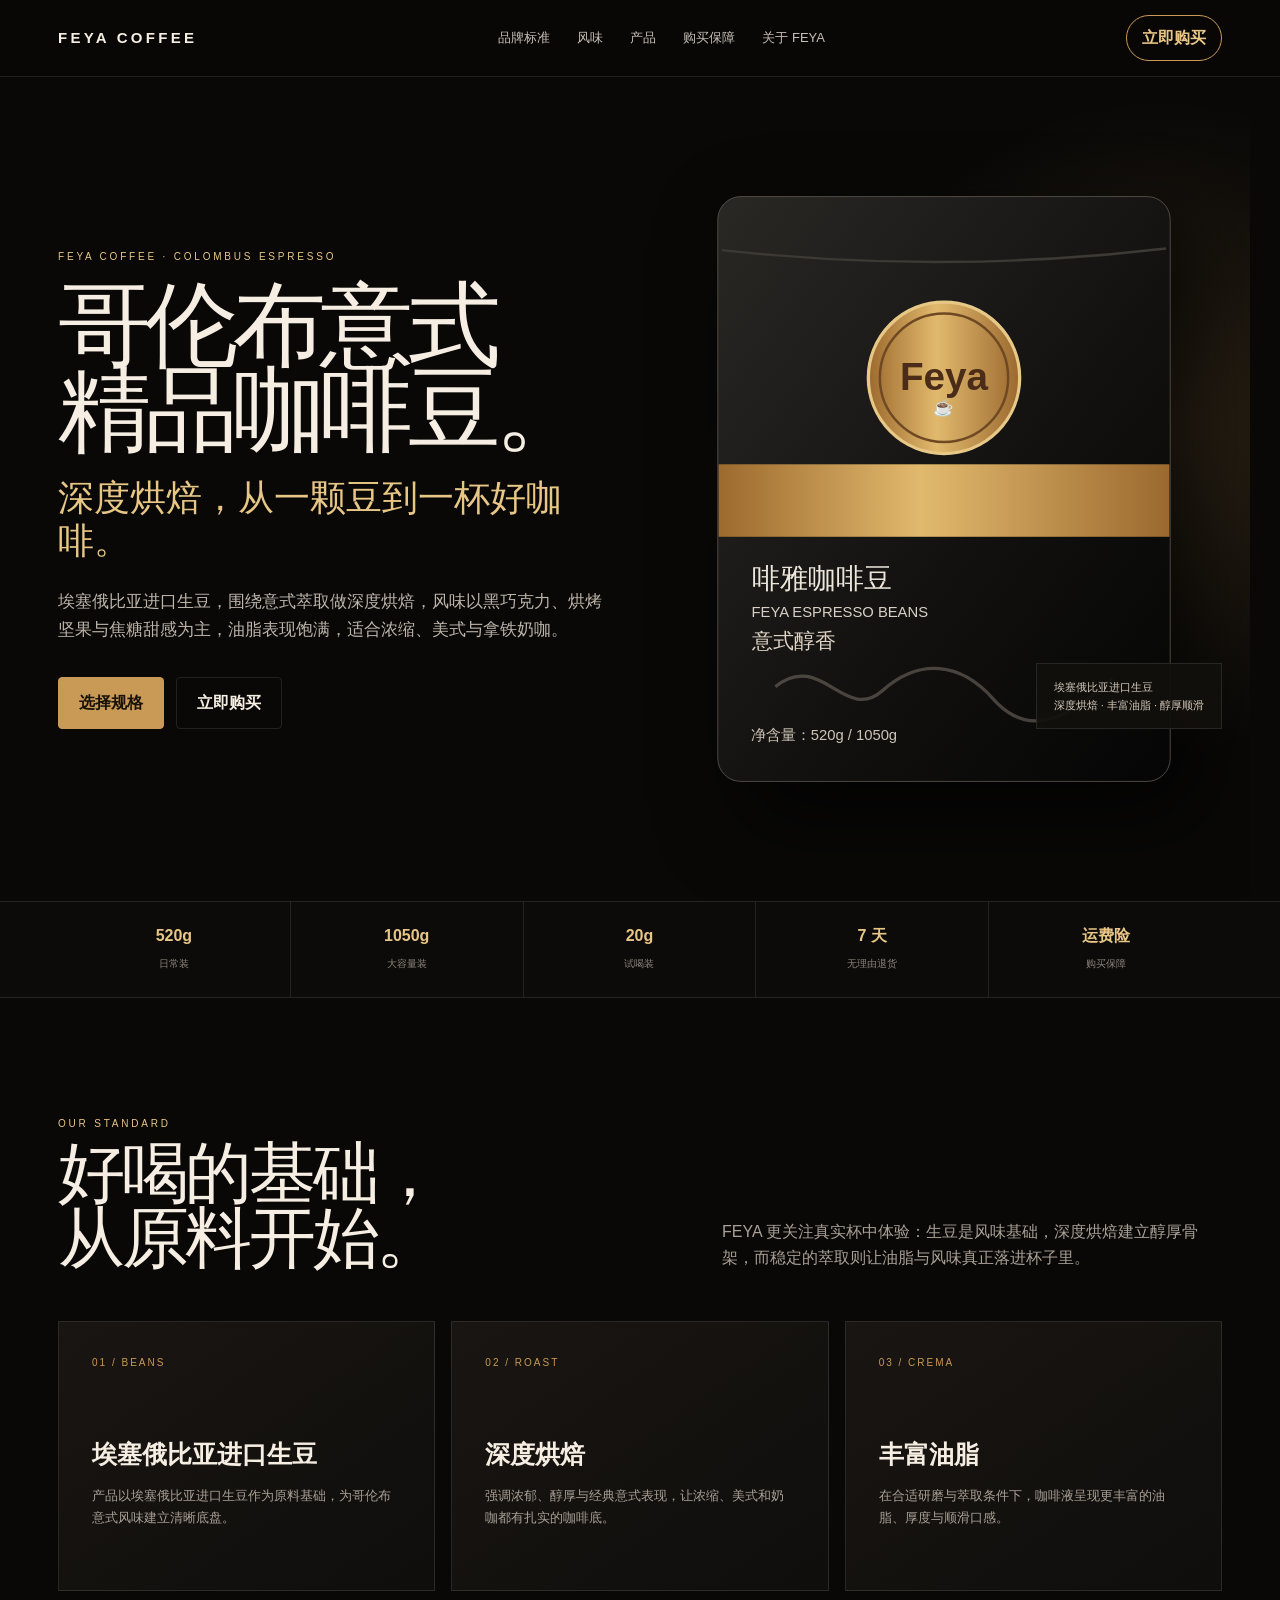
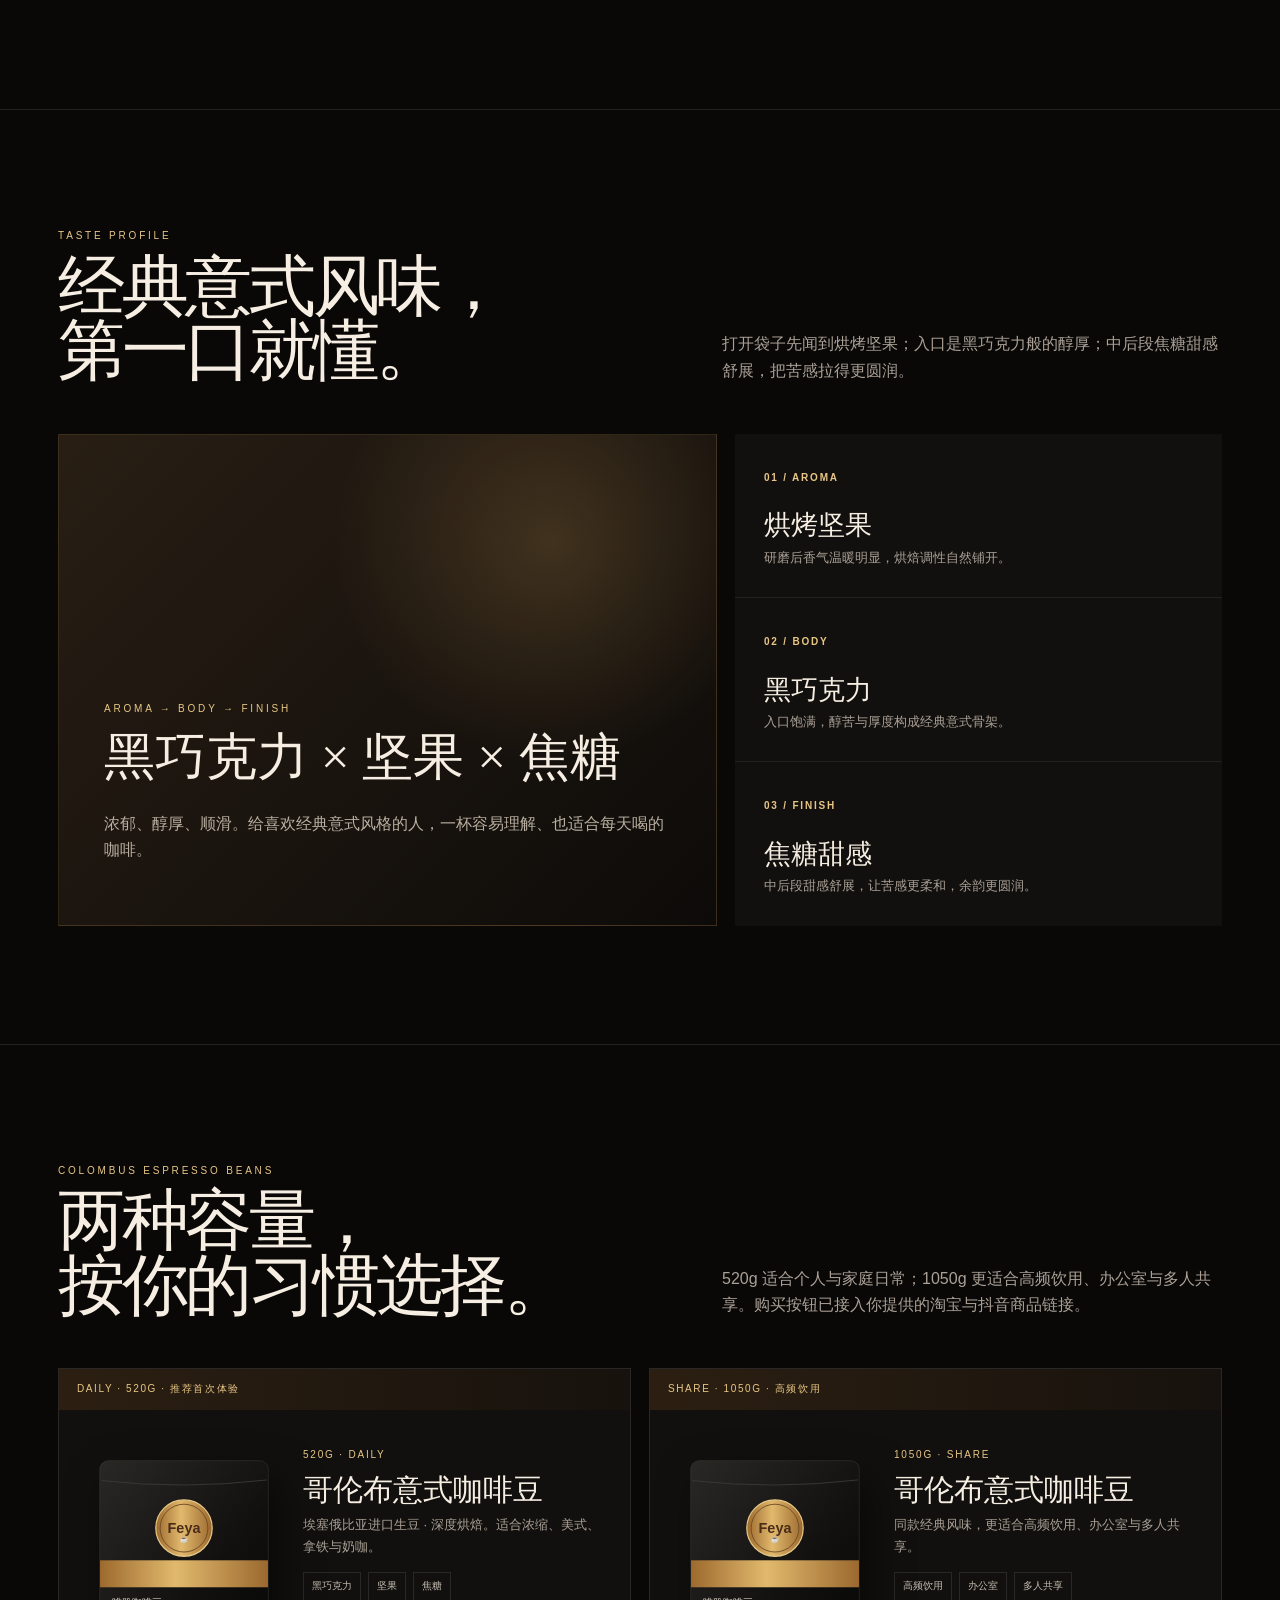
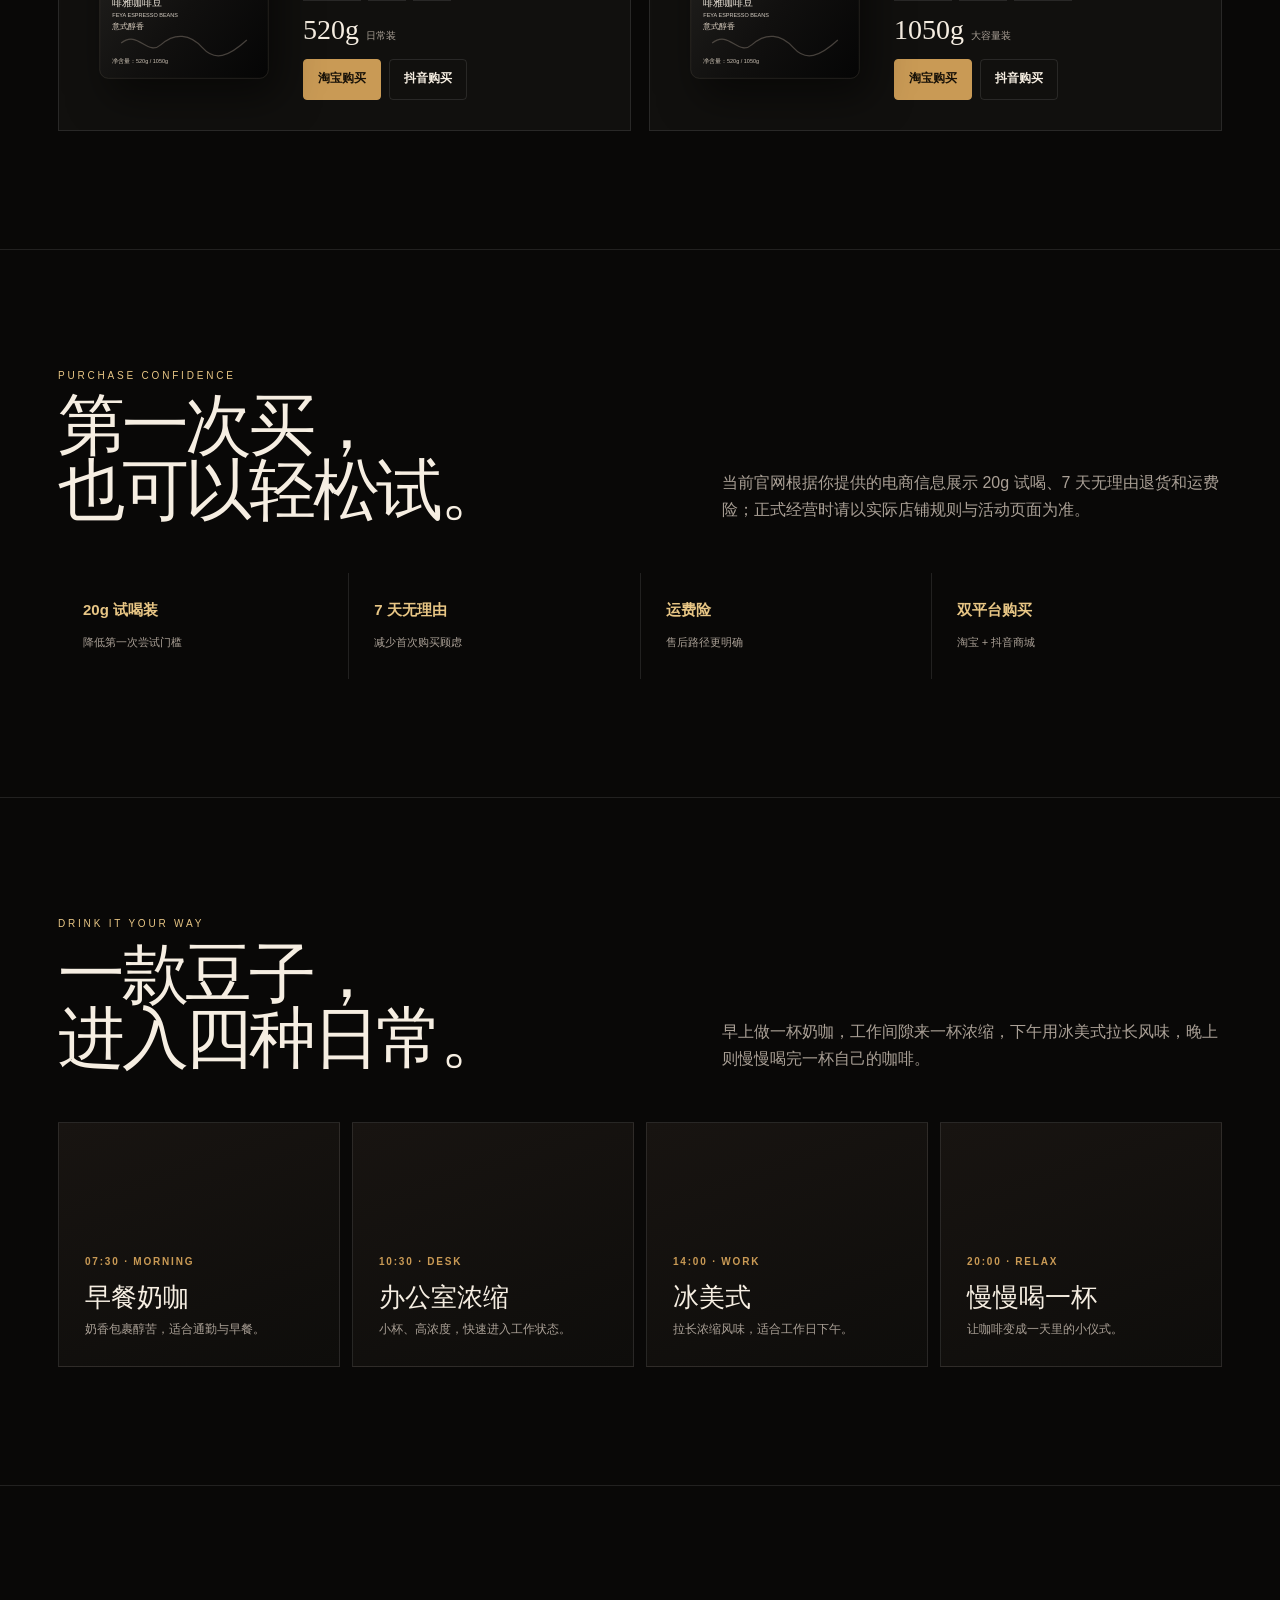
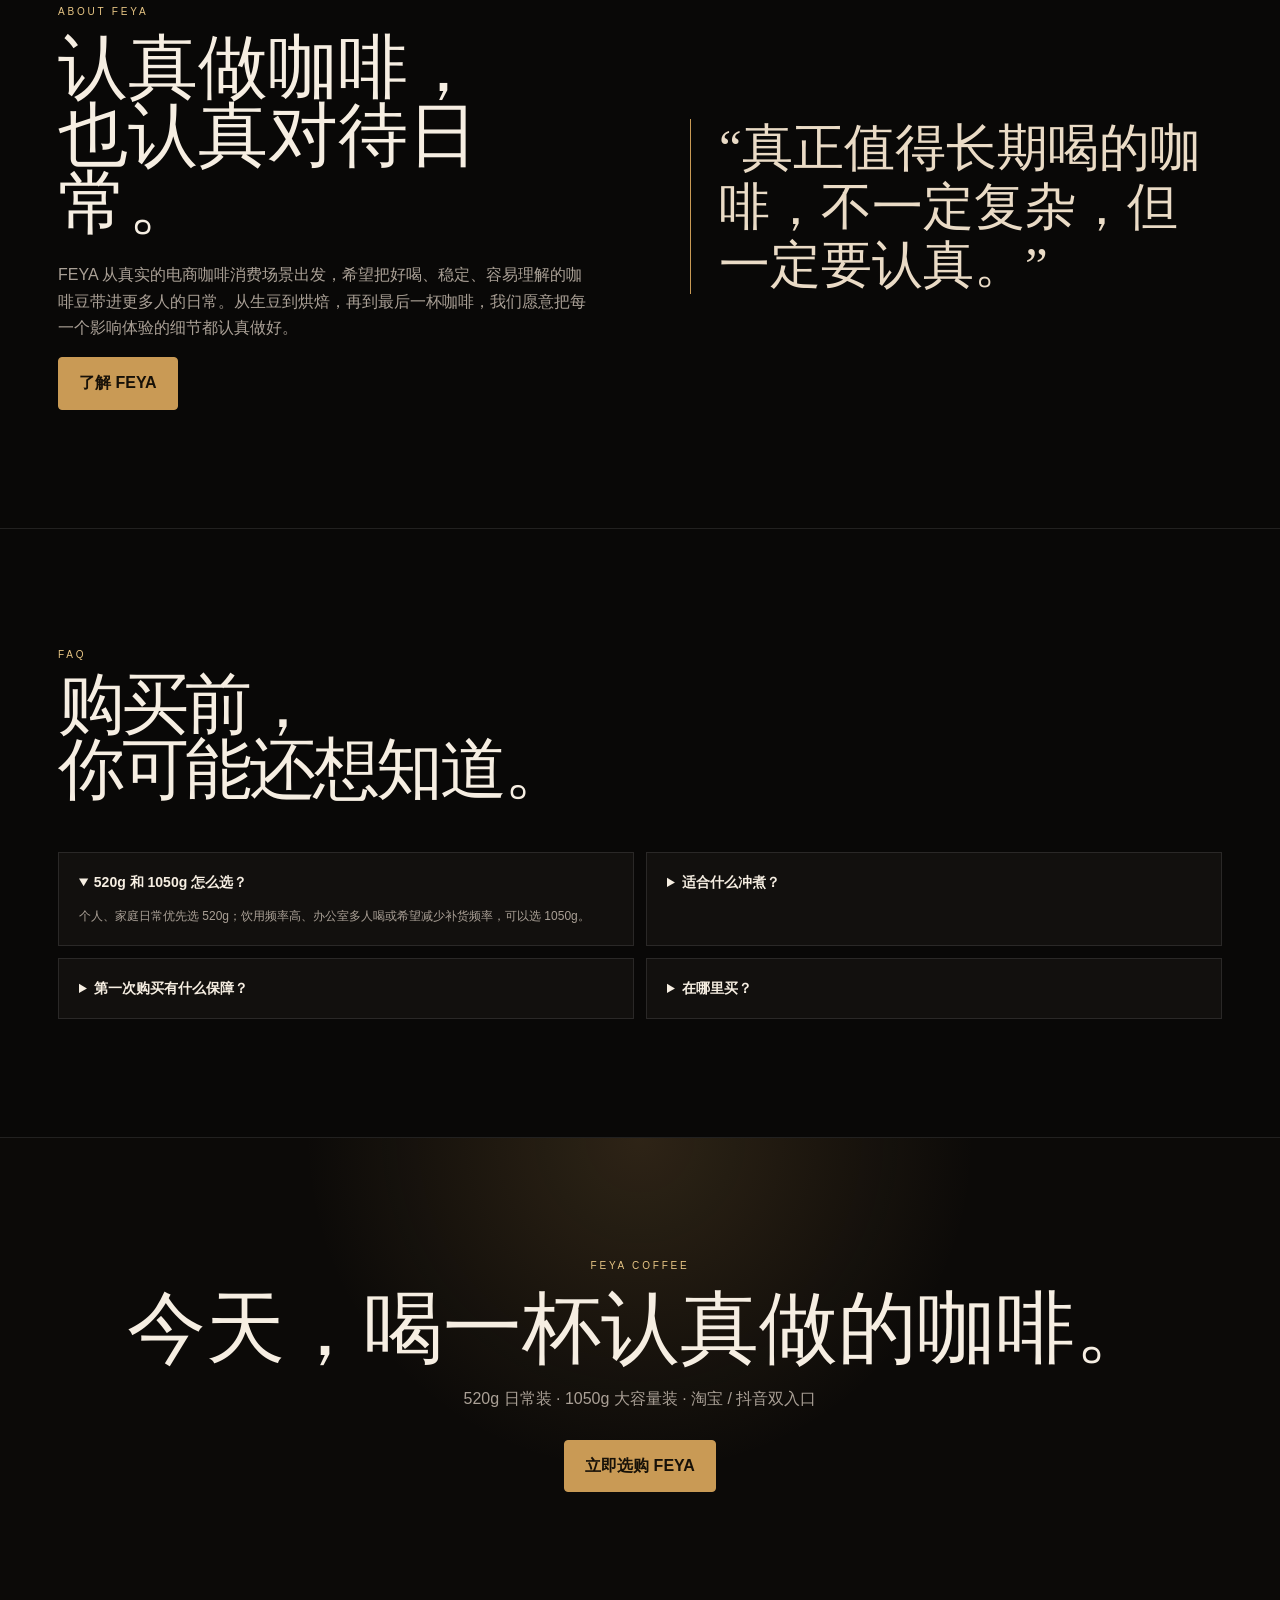
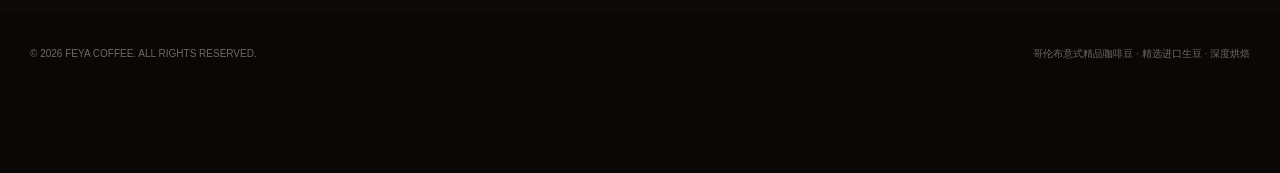
<file: index.html>
<!doctype html>
<html lang="zh-CN"><head>
<meta charset="utf-8"><meta name="viewport" content="width=device-width,initial-scale=1">
<meta name="description" content="FEYA COFFEE｜哥伦布意式精品咖啡豆。埃塞俄比亚进口生豆，深度烘焙，黑巧克力、烘烤坚果与焦糖甜感。520g / 1050g。">
<title>FEYA COFFEE｜哥伦布意式精品咖啡豆</title>
<style>
:root{--bg:#090807;--panel:#12100e;--gold:#c99a55;--gold2:#e8c685;--paper:#f6eee2;--muted:#aaa096;--line:rgba(255,255,255,.1);--max:1220px;--serif:Georgia,"Noto Serif SC","Songti SC",serif;--sans:Inter,"PingFang SC","Microsoft YaHei",Arial,sans-serif}*{box-sizing:border-box}html{scroll-behavior:smooth}body{margin:0;background:var(--bg);color:var(--paper);font-family:var(--sans);line-height:1.65}a{text-decoration:none;color:inherit}button{font:inherit}.shell{max-width:var(--max);margin:auto;padding:0 28px}.top{position:sticky;top:0;z-index:60;background:rgba(9,8,7,.9);backdrop-filter:blur(16px);border-bottom:1px solid var(--line)}.nav{height:76px;display:flex;align-items:center;justify-content:space-between}.logo{font-weight:800;letter-spacing:.22em;font-size:15px}.links{display:flex;gap:27px;color:#c8c0b6;font-size:13px}.links a:hover{color:var(--gold2)}.navbtn,.btn{display:inline-flex;align-items:center;justify-content:center;border:1px solid var(--gold);background:var(--gold);color:#171108;padding:12px 20px;border-radius:4px;font-weight:800;cursor:pointer;transition:.25s}.navbtn{padding:9px 15px;border-radius:999px;background:transparent;color:var(--gold2)}.btn:hover{background:var(--gold2);transform:translateY(-2px)}.alt{background:transparent;color:var(--paper);border-color:var(--line)}.hero{min-height:calc(100vh - 76px);display:grid;grid-template-columns:1fr 1fr;align-items:center;gap:50px;position:relative;overflow:hidden}.hero:before{content:"";position:absolute;width:680px;height:680px;right:-250px;top:10px;background:radial-gradient(circle,rgba(201,154,85,.18),transparent 68%);pointer-events:none}.eyebrow{font-size:10px;letter-spacing:.28em;color:var(--gold2);text-transform:uppercase}.hero h1{font:400 clamp(55px,7.3vw,103px)/.91 var(--serif);letter-spacing:-.06em;margin:18px 0 25px}.hero h1 em{display:block;font:400 .38em/1.2 var(--sans);color:var(--gold2);letter-spacing:0;margin-top:24px}.lead{max-width:615px;color:#bdb4aa;font-size:17px}.actions{display:flex;gap:12px;flex-wrap:wrap;margin-top:33px}.visual{min-height:650px;display:grid;place-items:center;position:relative}.visual:after{content:"";position:absolute;width:530px;height:530px;background:radial-gradient(circle,rgba(201,154,85,.15),transparent 65%)}.visual img{width:min(510px,89vw);position:relative;z-index:2;filter:drop-shadow(28px 35px 42px rgba(0,0,0,.65));animation:float 6s ease-in-out infinite}@keyframes float{50%{transform:translateY(-10px) rotate(1deg)}}.badge{position:absolute;right:0;bottom:85px;z-index:3;padding:14px 17px;background:rgba(18,16,13,.92);border:1px solid var(--line);font-size:11px;color:#d4c9bb}.trust{border-top:1px solid var(--line);border-bottom:1px solid var(--line);background:#0d0b09}.trustgrid{display:grid;grid-template-columns:repeat(5,1fr)}.trustitem{text-align:center;padding:21px 10px;border-right:1px solid var(--line)}.trustitem:last-child{border-right:0}.trustitem b{display:block;color:var(--gold2);font-size:16px}.trustitem span{font-size:10px;color:#8b847c}.section{padding:118px 0;border-bottom:1px solid var(--line)}.head{display:flex;justify-content:space-between;align-items:end;gap:50px;margin-bottom:50px}.head h2{font:400 clamp(42px,5.2vw,71px)/.97 var(--serif);letter-spacing:-.05em;margin:10px 0 0}.head p{max-width:500px;color:var(--muted);margin:0}.cards{display:grid;grid-template-columns:repeat(3,1fr);gap:16px}.card{min-height:270px;padding:33px;background:linear-gradient(145deg,#191512,#0f0e0c);border:1px solid var(--line);transition:.25s}.card:hover{transform:translateY(-4px);border-color:rgba(201,154,85,.45)}.num{color:var(--gold);font-size:10px;letter-spacing:.2em}.card h3{font-size:25px;margin:62px 0 10px}.card p{font-size:13px;color:var(--muted);margin:0}.flavors{display:grid;grid-template-columns:1.15fr .85fr;gap:18px}.flavormain{min-height:480px;padding:45px;display:flex;flex-direction:column;justify-content:end;background:radial-gradient(circle at 75% 22%,rgba(201,154,85,.22),transparent 35%),linear-gradient(135deg,#281e14,#0d0b09);border:1px solid rgba(201,154,85,.18)}.flavormain h3{font:400 clamp(36px,4vw,59px)/1 var(--serif);margin:13px 0}.flavormain p{color:#b9afa1}.flavorlist{display:grid;gap:1px;background:var(--line)}.flavoritem{background:var(--panel);padding:29px}.flavoritem b{font-size:10px;letter-spacing:.18em;color:var(--gold2)}.flavoritem h4{font:400 27px/1.2 var(--serif);margin:20px 0 5px}.flavoritem p{font-size:13px;color:var(--muted);margin:0}.offers{display:grid;grid-template-columns:1fr 1fr;gap:18px}.offer{background:#11100e;border:1px solid var(--line);overflow:hidden}.offer-top{padding:12px 18px;background:linear-gradient(90deg,#2c1f12,#17120d);color:var(--gold2);font-size:10px;letter-spacing:.16em}.offer-body{display:grid;grid-template-columns:190px 1fr;gap:24px;align-items:center;padding:30px}.offer-body img{width:100%;filter:drop-shadow(10px 18px 20px rgba(0,0,0,.5))}.weight{color:var(--gold2);font-size:10px;letter-spacing:.18em}.offer h3{font:400 30px/1.2 var(--serif);margin:6px 0}.offer p{font-size:13px;color:var(--muted);margin:0}.tags{display:flex;gap:7px;flex-wrap:wrap;margin:15px 0}.tag{font-size:10px;color:#c5bbb0;border:1px solid var(--line);padding:5px 8px}.price{font:400 28px/1 var(--serif);margin:15px 0}.price small{font:400 10px var(--sans);color:var(--muted)}.buyrow{display:flex;gap:8px;flex-wrap:wrap}.buyrow .btn{min-height:41px;padding:0 14px;font-size:12px}.assure{display:grid;grid-template-columns:repeat(4,1fr);gap:1px;background:var(--line);margin-top:20px}.assureitem{background:var(--bg);padding:25px}.assureitem b{display:block;color:var(--gold2);font-size:15px;margin-bottom:5px}.assureitem span{font-size:11px;color:var(--muted)}.scenarios{display:grid;grid-template-columns:repeat(4,1fr);gap:12px}.scenario{min-height:245px;padding:26px;background:linear-gradient(160deg,#181411,#0e0d0b);border:1px solid var(--line);display:flex;flex-direction:column;justify-content:end}.scenario b{font-size:10px;letter-spacing:.18em;color:var(--gold)}.scenario h3{font:400 26px/1.2 var(--serif);margin:11px 0 7px}.scenario p{font-size:12px;color:var(--muted);margin:0}.story{display:grid;grid-template-columns:1fr 1fr;gap:100px;align-items:center}.story h2{font:400 clamp(44px,5.5vw,75px)/.96 var(--serif);margin:14px 0 25px}.story p{max-width:570px;color:var(--muted)}.quote{font:400 clamp(31px,4vw,54px)/1.14 var(--serif);color:#eadbc6;border-left:1px solid var(--gold);padding-left:28px}.faq{display:grid;grid-template-columns:1fr 1fr;gap:12px}.faq details{background:#12100e;border:1px solid var(--line);padding:18px 20px}.faq summary{cursor:pointer;font-weight:700;font-size:14px}.faq p{font-size:12px;color:var(--muted);margin:13px 0 0}.cta{padding:120px 0;text-align:center;background:radial-gradient(circle at 50% 0,rgba(201,154,85,.18),transparent 42%),#0c0a08}.cta h2{font:400 clamp(48px,6.2vw,84px)/.98 var(--serif);margin:15px 0 18px}.cta p{color:var(--muted);margin:0 auto 28px}.footer{padding:34px 0 110px;display:flex;justify-content:space-between;color:#706962;font-size:10px}.mobile{display:none}.modal{position:fixed;inset:0;background:rgba(0,0,0,.8);backdrop-filter:blur(10px);display:none;align-items:center;justify-content:center;z-index:100}.modal.show{display:flex}.modalbox{width:min(560px,92vw);padding:35px;background:#16120f;border:1px solid rgba(201,154,85,.4)}.modalbox h3{font:400 34px/1.2 var(--serif);margin:0 0 8px}.modalbox p{font-size:12px;color:var(--muted);margin:0}.platforms{display:grid;grid-template-columns:1fr 1fr;gap:10px;margin-top:23px}.platform{padding:18px;background:#0f0e0c;border:1px solid var(--line);text-align:left}.platform:hover{border-color:var(--gold)}.platform strong{display:block;margin-bottom:5px}.platform span{font-size:10px;color:var(--muted)}.close{margin-top:16px;border:0;background:transparent;color:#888;cursor:pointer}@media(max-width:900px){.links{display:none}.hero,.story,.flavors{grid-template-columns:1fr}.hero{padding-top:55px}.visual{min-height:500px}.trustgrid,.cards,.offers,.scenarios,.assure,.faq{grid-template-columns:1fr 1fr}.head{display:block}.head p{margin-top:18px}.section{padding:85px 0}.offer-body{grid-template-columns:135px 1fr}.mobile{display:block;position:fixed;left:14px;right:14px;bottom:14px;z-index:80}.mobile .btn{width:100%;box-shadow:0 12px 32px rgba(0,0,0,.55)}.footer{padding-bottom:110px}}@media(max-width:560px){.shell{padding:0 18px}.nav{height:68px}.logo{font-size:13px}.navbtn{font-size:10px;padding:8px 12px}.hero h1{font-size:55px}.visual{min-height:420px}.trustgrid,.cards,.offers,.scenarios,.assure,.faq{grid-template-columns:1fr}.trustitem{border-right:0;border-bottom:1px solid var(--line)}.trustitem:last-child{border-bottom:0}.offer-body{grid-template-columns:1fr}.offer-body img{max-width:190px;margin:auto}.buyrow{flex-direction:column}.buyrow .btn{width:100%}.flavormain{min-height:380px;padding:30px}.head h2{font-size:42px}.platforms{grid-template-columns:1fr}.footer{display:block}.footer span{display:block;margin-bottom:8px}}
</style></head>
<body>
<header class="top"><div class="shell nav"><a class="logo" href="#top">FEYA COFFEE</a><nav class="links"><a href="#standard">品牌标准</a><a href="#flavor">风味</a><a href="#products">产品</a><a href="#service">购买保障</a><a href="#story">关于 FEYA</a></nav><button class="navbtn" onclick="openBuy()">立即购买</button></div></header>
<main id="top">
<section class="shell hero"><div><div class="eyebrow">FEYA COFFEE · COLOMBUS ESPRESSO</div><h1>哥伦布意式<br>精品咖啡豆。<em>深度烘焙，从一颗豆到一杯好咖啡。</em></h1><p class="lead">埃塞俄比亚进口生豆，围绕意式萃取做深度烘焙，风味以黑巧克力、烘烤坚果与焦糖甜感为主，油脂表现饱满，适合浓缩、美式与拿铁奶咖。</p><div class="actions"><a class="btn" href="#products">选择规格</a><button class="btn alt" onclick="openBuy()">立即购买</button></div></div><div class="visual"><img src="assets/feya-bag.svg" alt="FEYA 哥伦布意式精品咖啡豆"><div class="badge">埃塞俄比亚进口生豆<br>深度烘焙 · 丰富油脂 · 醇厚顺滑</div></div></section>
<section class="trust"><div class="shell trustgrid"><div class="trustitem"><b>520g</b><span>日常装</span></div><div class="trustitem"><b>1050g</b><span>大容量装</span></div><div class="trustitem"><b>20g</b><span>试喝装</span></div><div class="trustitem"><b>7 天</b><span>无理由退货</span></div><div class="trustitem"><b>运费险</b><span>购买保障</span></div></div></section>
<section class="section" id="standard"><div class="shell"><div class="head"><div><div class="eyebrow">OUR STANDARD</div><h2>好喝的基础，<br>从原料开始。</h2></div><p>FEYA 更关注真实杯中体验：生豆是风味基础，深度烘焙建立醇厚骨架，而稳定的萃取则让油脂与风味真正落进杯子里。</p></div><div class="cards"><article class="card"><div class="num">01 / BEANS</div><h3>埃塞俄比亚进口生豆</h3><p>产品以埃塞俄比亚进口生豆作为原料基础，为哥伦布意式风味建立清晰底盘。</p></article><article class="card"><div class="num">02 / ROAST</div><h3>深度烘焙</h3><p>强调浓郁、醇厚与经典意式表现，让浓缩、美式和奶咖都有扎实的咖啡底。</p></article><article class="card"><div class="num">03 / CREMA</div><h3>丰富油脂</h3><p>在合适研磨与萃取条件下，咖啡液呈现更丰富的油脂、厚度与顺滑口感。</p></article></div></div></section>
<section class="section" id="flavor"><div class="shell"><div class="head"><div><div class="eyebrow">TASTE PROFILE</div><h2>经典意式风味，<br>第一口就懂。</h2></div><p>打开袋子先闻到烘烤坚果；入口是黑巧克力般的醇厚；中后段焦糖甜感舒展，把苦感拉得更圆润。</p></div><div class="flavors"><div class="flavormain"><div class="eyebrow">AROMA → BODY → FINISH</div><h3>黑巧克力 × 坚果 × 焦糖</h3><p>浓郁、醇厚、顺滑。给喜欢经典意式风格的人，一杯容易理解、也适合每天喝的咖啡。</p></div><div class="flavorlist"><div class="flavoritem"><b>01 / AROMA</b><h4>烘烤坚果</h4><p>研磨后香气温暖明显，烘焙调性自然铺开。</p></div><div class="flavoritem"><b>02 / BODY</b><h4>黑巧克力</h4><p>入口饱满，醇苦与厚度构成经典意式骨架。</p></div><div class="flavoritem"><b>03 / FINISH</b><h4>焦糖甜感</h4><p>中后段甜感舒展，让苦感更柔和，余韵更圆润。</p></div></div></div></div></section>
<section class="section" id="products"><div class="shell"><div class="head"><div><div class="eyebrow">COLOMBUS ESPRESSO BEANS</div><h2>两种容量，<br>按你的习惯选择。</h2></div><p>520g 适合个人与家庭日常；1050g 更适合高频饮用、办公室与多人共享。购买按钮已接入你提供的淘宝与抖音商品链接。</p></div><div class="offers"><article class="offer"><div class="offer-top">DAILY · 520G · 推荐首次体验</div><div class="offer-body"><img src="assets/feya-bag.svg" alt="FEYA 520g"><div><span class="weight">520G · DAILY</span><h3>哥伦布意式咖啡豆</h3><p>埃塞俄比亚进口生豆 · 深度烘焙。适合浓缩、美式、拿铁与奶咖。</p><div class="tags"><span class="tag">黑巧克力</span><span class="tag">坚果</span><span class="tag">焦糖</span></div><div class="price">520g <small>日常装</small></div><div class="buyrow"><a class="btn" href="https://e.tb.cn/h.8Npn6s5aEyN14w5?tk=jyQgT4ySVm3" target="_blank" rel="noopener">淘宝购买</a><a class="btn alt" href="https://v.douyin.com/c-L6GJmh-yU/" target="_blank" rel="noopener">抖音购买</a></div></div></div></article><article class="offer"><div class="offer-top">SHARE · 1050G · 高频饮用</div><div class="offer-body"><img src="assets/feya-bag.svg" alt="FEYA 1050g"><div><span class="weight">1050G · SHARE</span><h3>哥伦布意式咖啡豆</h3><p>同款经典风味，更适合高频饮用、办公室与多人共享。</p><div class="tags"><span class="tag">高频饮用</span><span class="tag">办公室</span><span class="tag">多人共享</span></div><div class="price">1050g <small>大容量装</small></div><div class="buyrow"><a class="btn" href="https://e.tb.cn/h.8Npn6s5aEyN14w5?tk=jyQgT4ySVm3" target="_blank" rel="noopener">淘宝购买</a><a class="btn alt" href="https://v.douyin.com/c-L6GJmh-yU/" target="_blank" rel="noopener">抖音购买</a></div></div></div></article></div></div></section>
<section class="section" id="service"><div class="shell"><div class="head"><div><div class="eyebrow">PURCHASE CONFIDENCE</div><h2>第一次买，<br>也可以轻松试。</h2></div><p>当前官网根据你提供的电商信息展示 20g 试喝、7 天无理由退货和运费险；正式经营时请以实际店铺规则与活动页面为准。</p></div><div class="assure"><div class="assureitem"><b>20g 试喝装</b><span>降低第一次尝试门槛</span></div><div class="assureitem"><b>7 天无理由</b><span>减少首次购买顾虑</span></div><div class="assureitem"><b>运费险</b><span>售后路径更明确</span></div><div class="assureitem"><b>双平台购买</b><span>淘宝 + 抖音商城</span></div></div></div></section>
<section class="section"><div class="shell"><div class="head"><div><div class="eyebrow">DRINK IT YOUR WAY</div><h2>一款豆子，<br>进入四种日常。</h2></div><p>早上做一杯奶咖，工作间隙来一杯浓缩，下午用冰美式拉长风味，晚上则慢慢喝完一杯自己的咖啡。</p></div><div class="scenarios"><article class="scenario"><b>07:30 · MORNING</b><h3>早餐奶咖</h3><p>奶香包裹醇苦，适合通勤与早餐。</p></article><article class="scenario"><b>10:30 · DESK</b><h3>办公室浓缩</h3><p>小杯、高浓度，快速进入工作状态。</p></article><article class="scenario"><b>14:00 · WORK</b><h3>冰美式</h3><p>拉长浓缩风味，适合工作日下午。</p></article><article class="scenario"><b>20:00 · RELAX</b><h3>慢慢喝一杯</h3><p>让咖啡变成一天里的小仪式。</p></article></div></div></section>
<section class="section" id="story"><div class="shell story"><div><div class="eyebrow">ABOUT FEYA</div><h2>认真做咖啡，<br>也认真对待日常。</h2><p>FEYA 从真实的电商咖啡消费场景出发，希望把好喝、稳定、容易理解的咖啡豆带进更多人的日常。从生豆到烘焙，再到最后一杯咖啡，我们愿意把每一个影响体验的细节都认真做好。</p><a class="btn" href="brand.html">了解 FEYA</a></div><div><div class="quote">“真正值得长期喝的咖啡，不一定复杂，但一定要认真。”</div></div></div></section>
<section class="section"><div class="shell"><div class="head"><div><div class="eyebrow">FAQ</div><h2>购买前，<br>你可能还想知道。</h2></div></div><div class="faq"><details open><summary>520g 和 1050g 怎么选？</summary><p>个人、家庭日常优先选 520g；饮用频率高、办公室多人喝或希望减少补货频率，可以选 1050g。</p></details><details><summary>适合什么冲煮？</summary><p>这款产品按意式方向设计，适合浓缩、美式和奶咖。具体研磨度、粉量与萃取参数需要根据设备调整。</p></details><details><summary>第一次购买有什么保障？</summary><p>页面目前展示 20g 试喝、7 天无理由退货与运费险，最终以实际淘宝/抖音商品页面规则为准。</p></details><details><summary>在哪里买？</summary><p>官网产品区已接入你提供的淘宝与抖音购买入口，点击对应按钮即可跳转。</p></details></div></div></section>
<section class="cta"><div class="shell"><div class="eyebrow">FEYA COFFEE</div><h2>今天，喝一杯认真做的咖啡。</h2><p>520g 日常装 · 1050g 大容量装 · 淘宝 / 抖音双入口</p><button class="btn" onclick="openBuy()">立即选购 FEYA</button></div></section>
</main>
<div class="mobile"><button class="btn" onclick="openBuy()">立即选购 FEYA</button></div>
<footer class="shell footer"><span>© 2026 FEYA COFFEE. ALL RIGHTS RESERVED.</span><span>哥伦布意式精品咖啡豆 · 精选进口生豆 · 深度烘焙</span></footer>
<div class="modal" id="modal"><div class="modalbox"><h3>选择购买渠道</h3><p>选择你常用的平台进入 FEYA 哥伦布意式精品咖啡豆商品页。</p><div class="platforms"><a class="platform" href="https://e.tb.cn/h.8Npn6s5aEyN14w5?tk=jyQgT4ySVm3" target="_blank" rel="noopener"><strong>淘宝 / 天猫</strong><span>FEYA 哥伦布意式咖啡豆 · 520g</span></a><a class="platform" href="https://v.douyin.com/c-L6GJmh-yU/" target="_blank" rel="noopener"><strong>抖音商城</strong><span>FEYA 创始人专享 · 哥伦布意式精品咖啡豆</span></a></div><button class="close" onclick="closeBuy()">关闭</button></div></div>
<script>const modal=document.getElementById('modal');function openBuy(){modal.classList.add('show')}function closeBuy(){modal.classList.remove('show')}modal.addEventListener('click',e=>{if(e.target===modal)closeBuy()})</script>
</body></html>
</file>
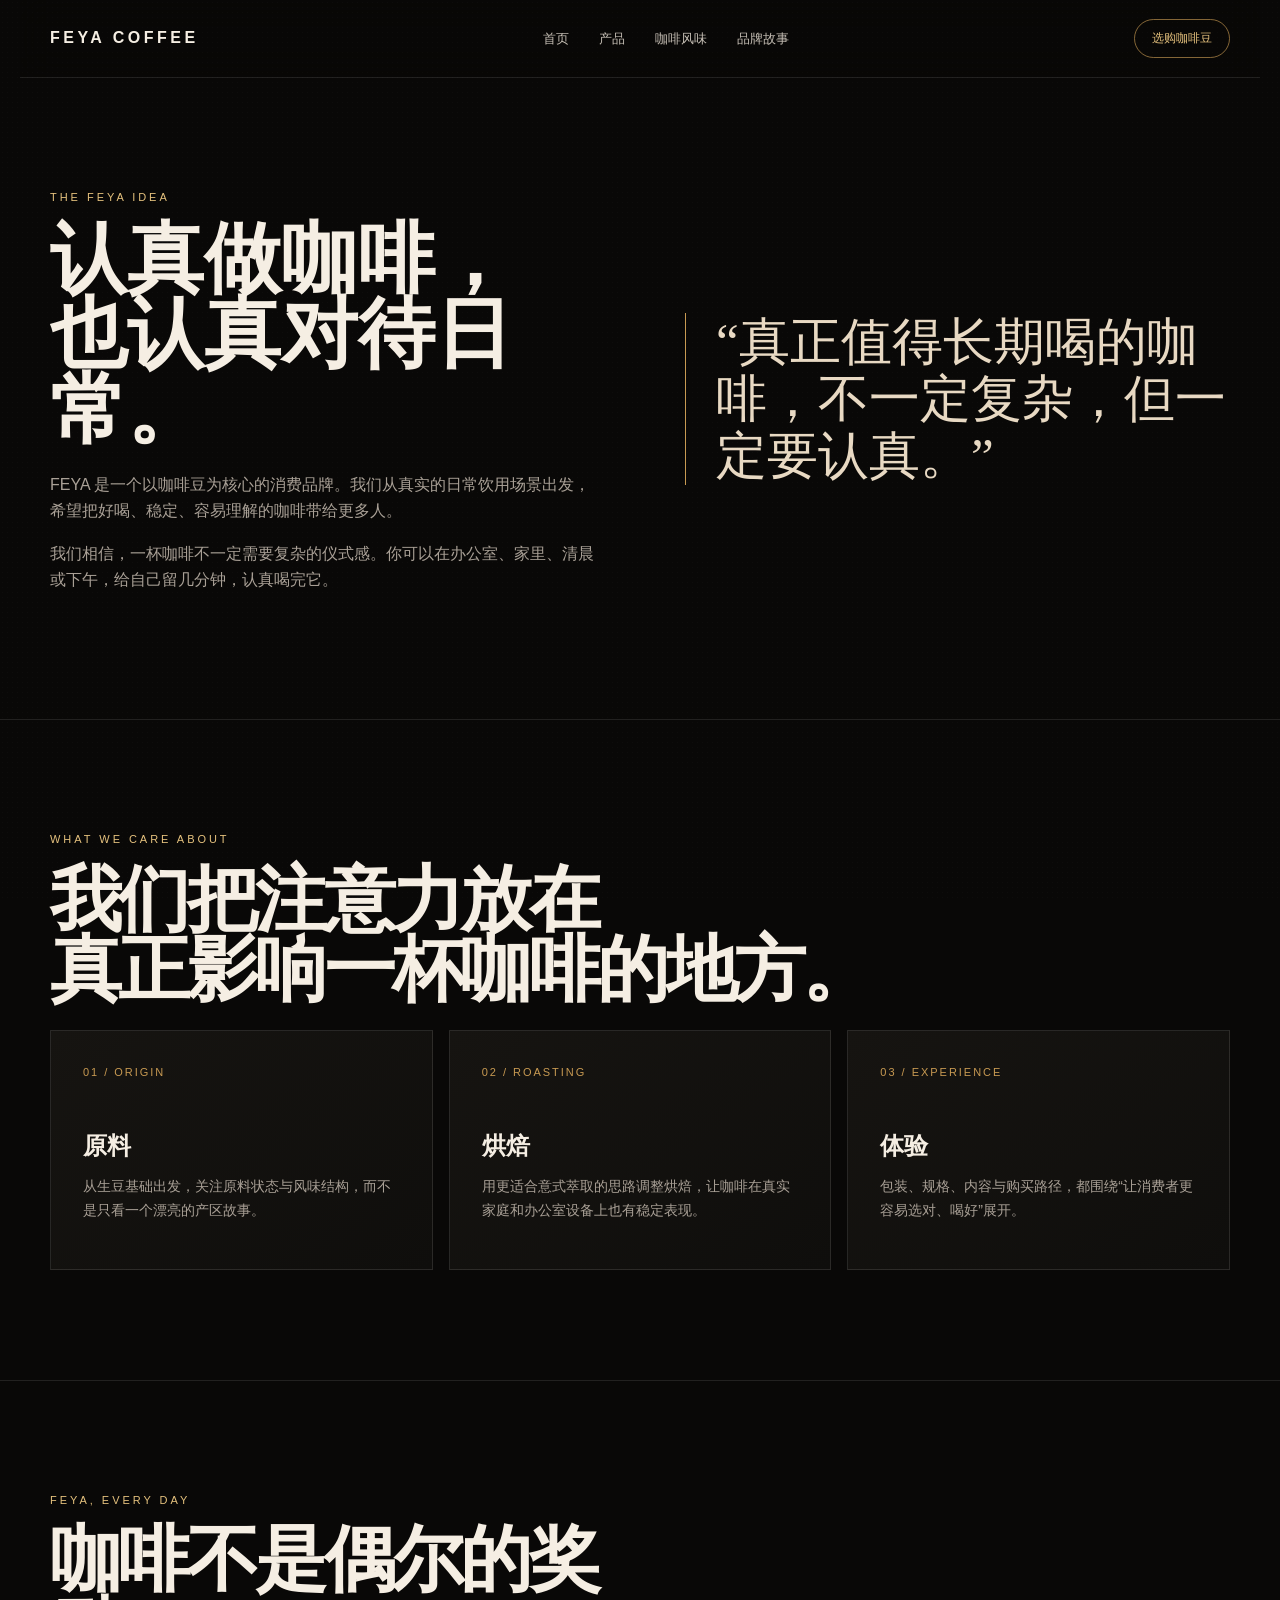
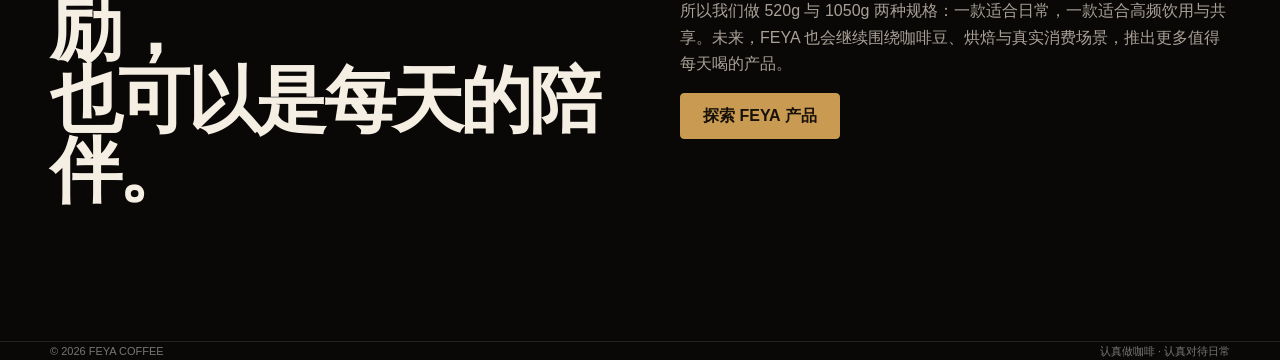
<file: brand.html>
<!doctype html><html lang="zh-CN"><head><meta charset="utf-8"><meta name="viewport" content="width=device-width,initial-scale=1"><meta name="description" content="FEYA Coffee 品牌故事｜认真做咖啡，也认真对待日常"><title>FEYA｜品牌故事</title><link rel="stylesheet" href="styles.css"></head><body><header class="shell topbar"><a class="logo" href="index.html">FEYA COFFEE</a><nav class="menu"><a href="index.html">首页</a><a href="product.html">产品</a><a href="coffee.html">咖啡风味</a><a href="brand.html">品牌故事</a></nav><a class="pill" href="product.html">选购咖啡豆</a></header><main><section class="section"><div class="shell story-block"><div><div class="eyebrow">THE FEYA IDEA</div><h1>认真做咖啡，<br>也认真对待日常。</h1><p>FEYA 是一个以咖啡豆为核心的消费品牌。我们从真实的日常饮用场景出发，希望把好喝、稳定、容易理解的咖啡带给更多人。</p><p>我们相信，一杯咖啡不一定需要复杂的仪式感。你可以在办公室、家里、清晨或下午，给自己留几分钟，认真喝完它。</p></div><div><div class="quote">“真正值得长期喝的咖啡，不一定复杂，但一定要认真。”</div></div></div></section><section class="section"><div class="shell"><div class="eyebrow">WHAT WE CARE ABOUT</div><h2 class="section-title">我们把注意力放在<br>真正影响一杯咖啡的地方。</h2><div class="cards"><article class="card"><div class="card-no">01 / ORIGIN</div><h3>原料</h3><p>从生豆基础出发，关注原料状态与风味结构，而不是只看一个漂亮的产区故事。</p></article><article class="card"><div class="card-no">02 / ROASTING</div><h3>烘焙</h3><p>用更适合意式萃取的思路调整烘焙，让咖啡在真实家庭和办公室设备上也有稳定表现。</p></article><article class="card"><div class="card-no">03 / EXPERIENCE</div><h3>体验</h3><p>包装、规格、内容与购买路径，都围绕“让消费者更容易选对、喝好”展开。</p></article></div></div></section><section class="section"><div class="shell split"><div><div class="eyebrow">FEYA, EVERY DAY</div><h2 class="section-title">咖啡不是偶尔的奖励，<br>也可以是每天的陪伴。</h2></div><div><p class="section-intro">所以我们做 520g 与 1050g 两种规格：一款适合日常，一款适合高频饮用与共享。未来，FEYA 也会继续围绕咖啡豆、烘焙与真实消费场景，推出更多值得每天喝的产品。</p><a class="btn" href="product.html">探索 FEYA 产品</a></div></div></section></main><footer class="shell"><span>© 2026 FEYA COFFEE</span><span>认真做咖啡 · 认真对待日常</span></footer></body></html>
</file>
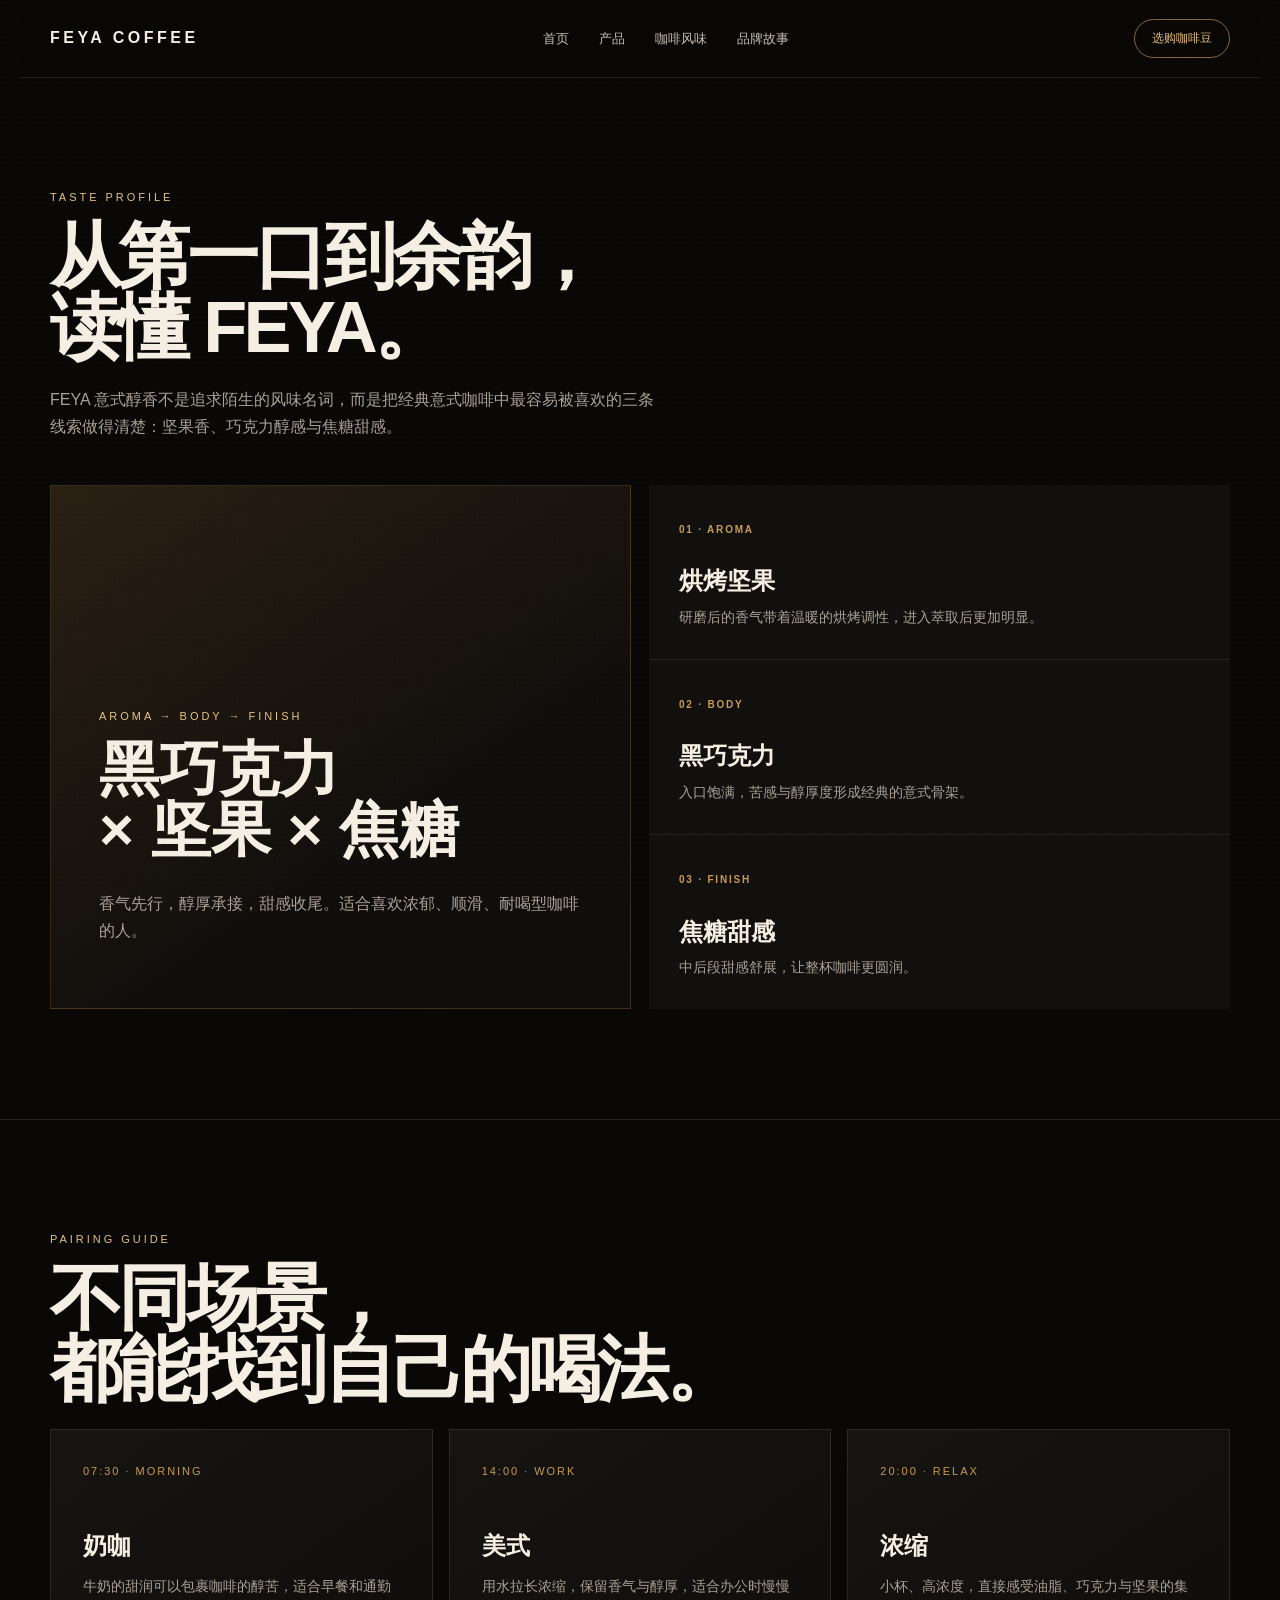
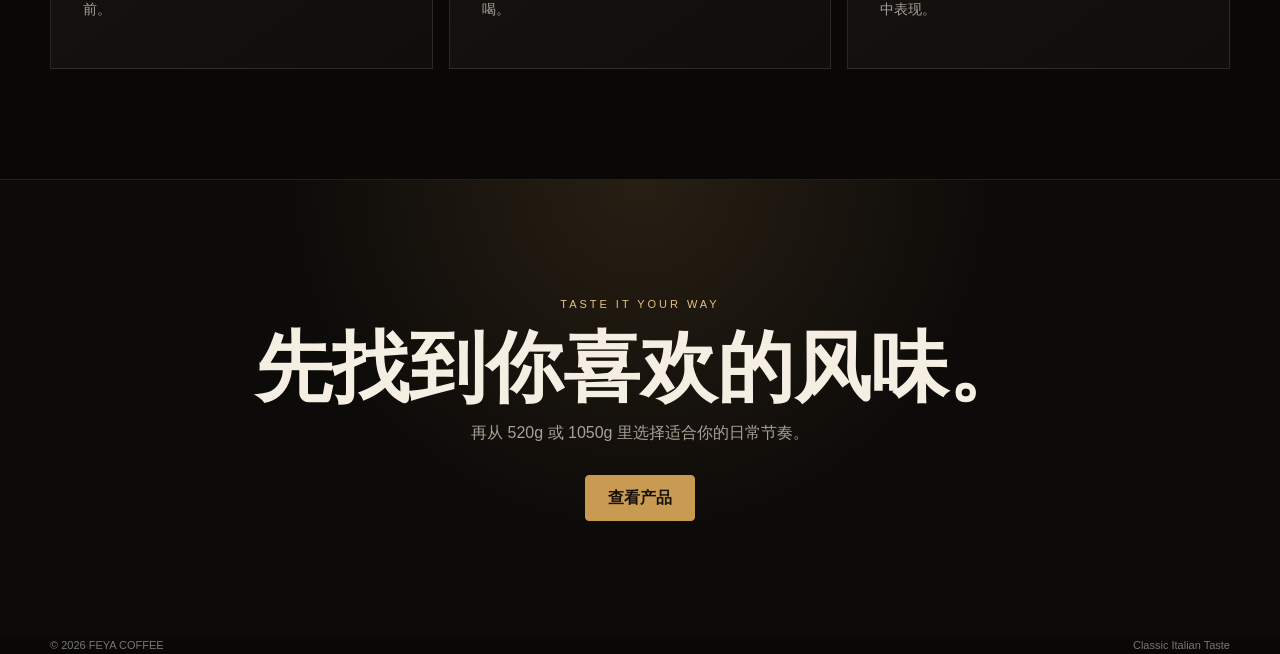
<file: coffee.html>
<!doctype html><html lang="zh-CN"><head><meta charset="utf-8"><meta name="viewport" content="width=device-width,initial-scale=1"><meta name="description" content="FEYA 咖啡风味｜黑巧克力、烘烤坚果、焦糖甜感"><title>FEYA｜咖啡风味</title><link rel="stylesheet" href="styles.css"></head><body><header class="shell topbar"><a class="logo" href="index.html">FEYA COFFEE</a><nav class="menu"><a href="index.html">首页</a><a href="product.html">产品</a><a href="coffee.html">咖啡风味</a><a href="brand.html">品牌故事</a></nav><a class="pill" href="product.html">选购咖啡豆</a></header><main><section class="section"><div class="shell"><div class="eyebrow">TASTE PROFILE</div><h1 class="section-title">从第一口到余韵，<br>读懂 FEYA。</h1><p class="section-intro">FEYA 意式醇香不是追求陌生的风味名词，而是把经典意式咖啡中最容易被喜欢的三条线索做得清楚：坚果香、巧克力醇感与焦糖甜感。</p><div class="flavor"><div class="flavor-main"><span class="eyebrow">AROMA → BODY → FINISH</span><h3>黑巧克力<br>× 坚果 × 焦糖</h3><p class="section-intro">香气先行，醇厚承接，甜感收尾。适合喜欢浓郁、顺滑、耐喝型咖啡的人。</p></div><div class="flavor-side"><div class="flavor-item"><b>01 · AROMA</b><h4>烘烤坚果</h4><p>研磨后的香气带着温暖的烘烤调性，进入萃取后更加明显。</p></div><div class="flavor-item"><b>02 · BODY</b><h4>黑巧克力</h4><p>入口饱满，苦感与醇厚度形成经典的意式骨架。</p></div><div class="flavor-item"><b>03 · FINISH</b><h4>焦糖甜感</h4><p>中后段甜感舒展，让整杯咖啡更圆润。</p></div></div></div></div></section><section class="section"><div class="shell"><div class="eyebrow">PAIRING GUIDE</div><h2 class="section-title">不同场景，<br>都能找到自己的喝法。</h2><div class="cards"><article class="card"><div class="card-no">07:30 · MORNING</div><h3>奶咖</h3><p>牛奶的甜润可以包裹咖啡的醇苦，适合早餐和通勤前。</p></article><article class="card"><div class="card-no">14:00 · WORK</div><h3>美式</h3><p>用水拉长浓缩，保留香气与醇厚，适合办公时慢慢喝。</p></article><article class="card"><div class="card-no">20:00 · RELAX</div><h3>浓缩</h3><p>小杯、高浓度，直接感受油脂、巧克力与坚果的集中表现。</p></article></div></div></section><section class="cta"><div class="shell"><div class="eyebrow">TASTE IT YOUR WAY</div><h2>先找到你喜欢的风味。</h2><p>再从 520g 或 1050g 里选择适合你的日常节奏。</p><a class="btn" href="product.html">查看产品</a></div></section></main><footer class="shell"><span>© 2026 FEYA COFFEE</span><span>Classic Italian Taste</span></footer></body></html>
</file>
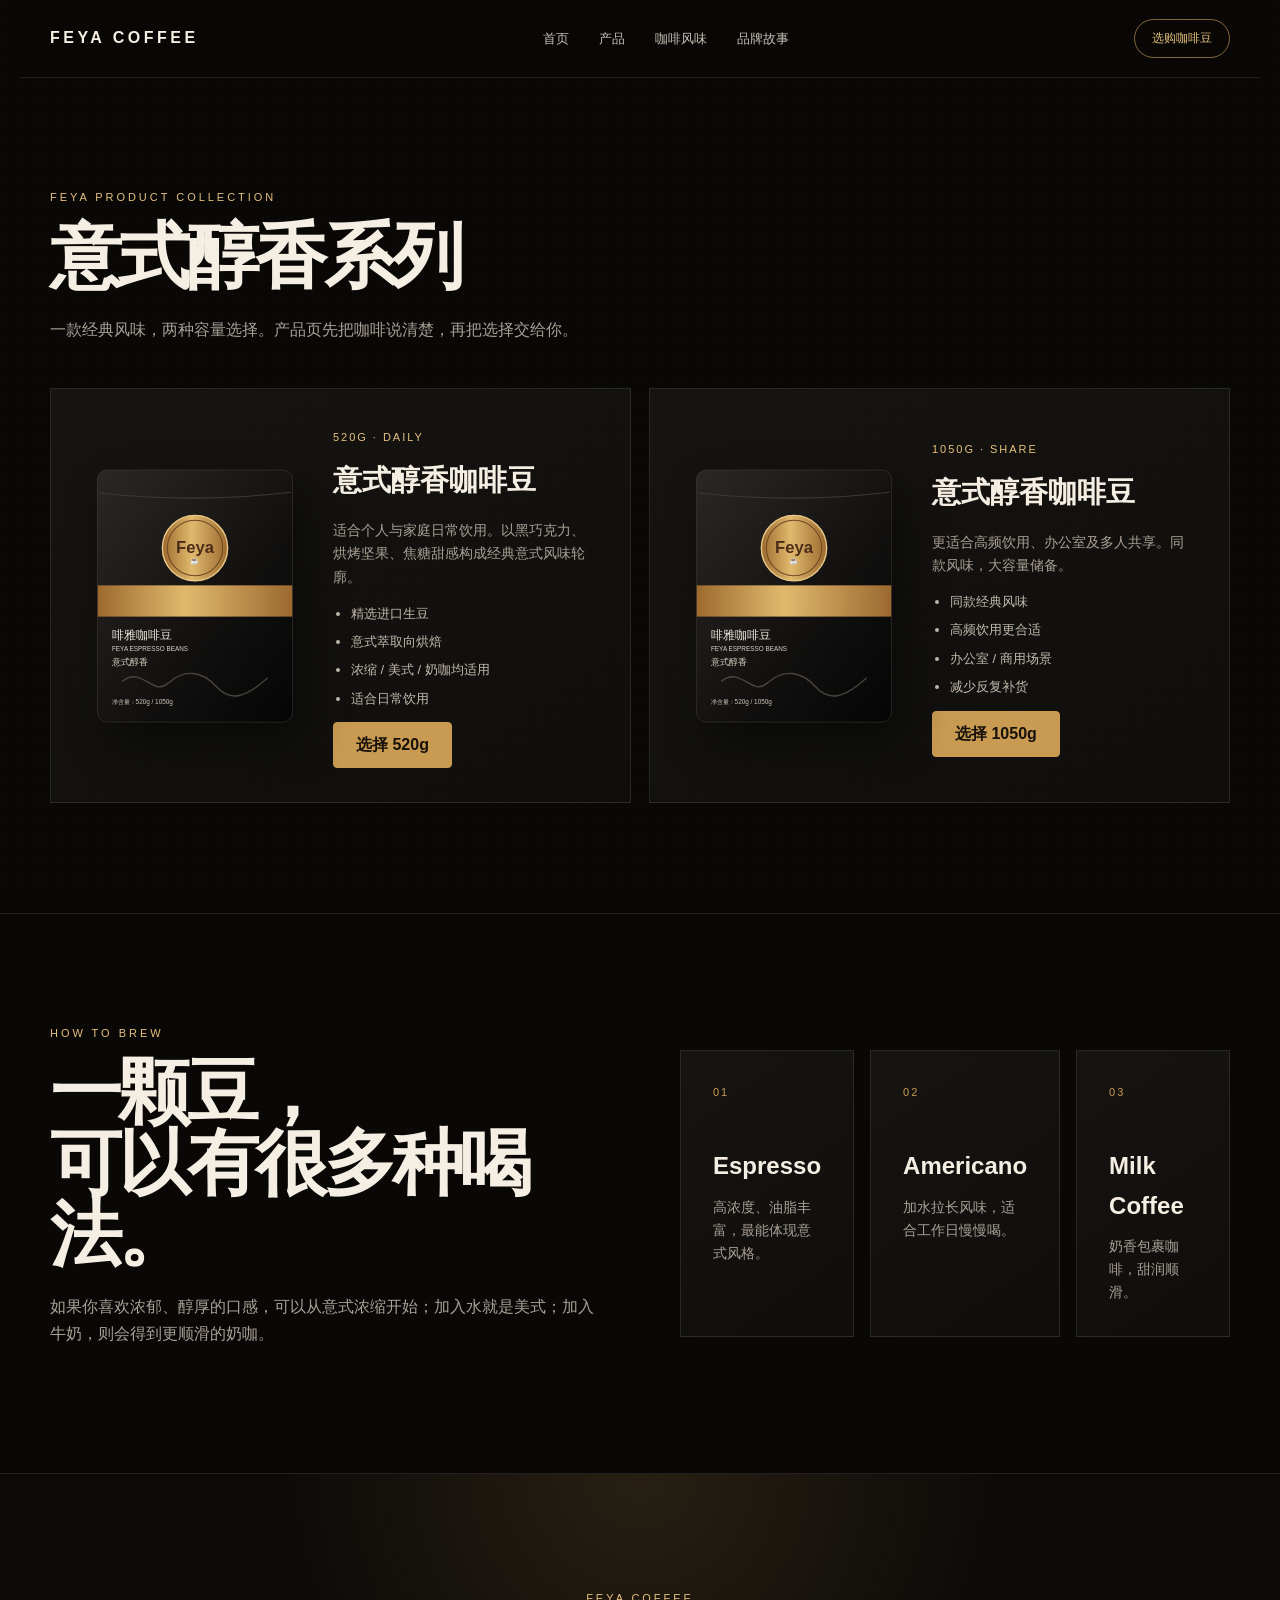
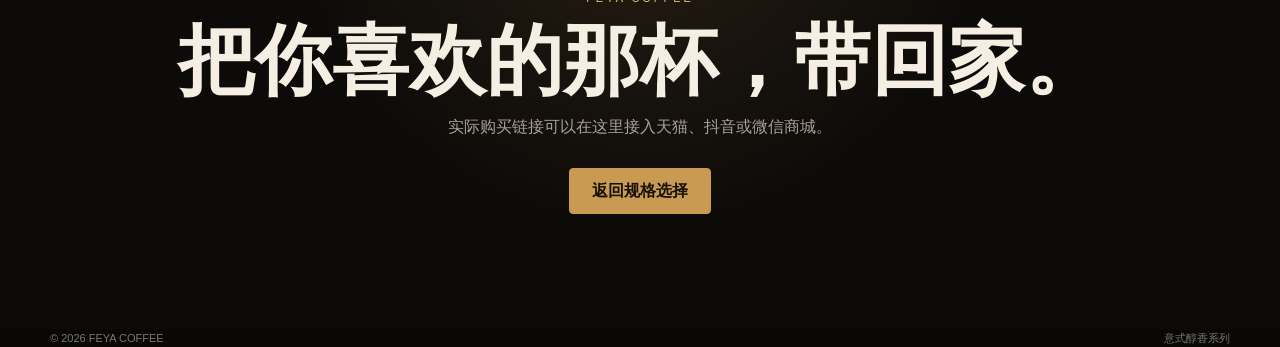
<file: product.html>
<!doctype html><html lang="zh-CN"><head><meta charset="utf-8"><meta name="viewport" content="width=device-width,initial-scale=1"><meta name="description" content="FEYA 意式醇香咖啡豆｜520g / 1050g 产品中心"><title>FEYA｜产品中心</title><link rel="stylesheet" href="styles.css"></head><body><header class="shell topbar"><a class="logo" href="index.html">FEYA COFFEE</a><nav class="menu"><a href="index.html">首页</a><a href="product.html">产品</a><a href="coffee.html">咖啡风味</a><a href="brand.html">品牌故事</a></nav><a class="pill" href="index.html#buy">选购咖啡豆</a></header><main><section class="section"><div class="shell"><div class="eyebrow">FEYA PRODUCT COLLECTION</div><h1 class="section-title">意式醇香系列</h1><p class="section-intro">一款经典风味，两种容量选择。产品页先把咖啡说清楚，再把选择交给你。</p><div class="product-grid"><article class="product-card" id="520"><img src="assets/feya-bag.svg" alt="FEYA 520g"><div><span class="weight">520G · DAILY</span><h3>意式醇香咖啡豆</h3><p>适合个人与家庭日常饮用。以黑巧克力、烘烤坚果、焦糖甜感构成经典意式风味轮廓。</p><ul class="feature-list"><li>精选进口生豆</li><li>意式萃取向烘焙</li><li>浓缩 / 美式 / 奶咖均适用</li><li>适合日常饮用</li></ul><a class="btn" href="#buy">选择 520g</a></div></article><article class="product-card" id="1050"><img src="assets/feya-bag.svg" alt="FEYA 1050g"><div><span class="weight">1050G · SHARE</span><h3>意式醇香咖啡豆</h3><p>更适合高频饮用、办公室及多人共享。同款风味，大容量储备。</p><ul class="feature-list"><li>同款经典风味</li><li>高频饮用更合适</li><li>办公室 / 商用场景</li><li>减少反复补货</li></ul><a class="btn" href="#buy">选择 1050g</a></div></article></div></div></section><section class="section"><div class="shell split"><div><div class="eyebrow">HOW TO BREW</div><h2 class="section-title">一颗豆，<br>可以有很多种喝法。</h2><p class="section-intro">如果你喜欢浓郁、醇厚的口感，可以从意式浓缩开始；加入水就是美式；加入牛奶，则会得到更顺滑的奶咖。</p></div><div class="cards"><article class="card"><div class="card-no">01</div><h3>Espresso</h3><p>高浓度、油脂丰富，最能体现意式风格。</p></article><article class="card"><div class="card-no">02</div><h3>Americano</h3><p>加水拉长风味，适合工作日慢慢喝。</p></article><article class="card"><div class="card-no">03</div><h3>Milk Coffee</h3><p>奶香包裹咖啡，甜润顺滑。</p></article></div></div></section><section class="cta" id="buy"><div class="shell"><div class="eyebrow">FEYA COFFEE</div><h2>把你喜欢的那杯，带回家。</h2><p>实际购买链接可以在这里接入天猫、抖音或微信商城。</p><a class="btn" href="index.html#buy">返回规格选择</a></div></section></main><footer class="shell"><span>© 2026 FEYA COFFEE</span><span>意式醇香系列</span></footer></body></html>
</file>
<file: styles.css>
:root{--bg:#090807;--panel:#11100e;--gold:#c89a52;--gold2:#e6c27e;--cream:#f5eee3;--muted:#a9a096;--line:rgba(255,255,255,.1);--max:1240px}*{box-sizing:border-box}html{scroll-behavior:smooth}body{margin:0;background:var(--bg);color:var(--cream);font-family:Inter,"PingFang SC","Microsoft YaHei",Arial,sans-serif;line-height:1.65}body:before{content:"";position:fixed;inset:0;pointer-events:none;opacity:.12;background-image:radial-gradient(rgba(255,255,255,.18) .6px,transparent .6px);background-size:5px 5px;z-index:20}a{color:inherit;text-decoration:none}.shell{max-width:var(--max);margin:auto;padding:0 30px}.topbar{height:78px;display:flex;align-items:center;justify-content:space-between;position:sticky;top:0;z-index:10;background:rgba(9,8,7,.84);backdrop-filter:blur(18px);border-bottom:1px solid var(--line)}.logo{font-weight:800;letter-spacing:.22em}.menu{display:flex;gap:30px;color:#c7c0b6;font-size:13px}.menu a:hover{color:var(--gold2)}.pill{padding:9px 17px;border:1px solid rgba(200,154,82,.65);border-radius:999px;color:var(--gold2);font-size:12px}.section{padding:110px 0;border-bottom:1px solid var(--line)}.eyebrow{font-size:11px;letter-spacing:.27em;color:var(--gold2);text-transform:uppercase}.section-title{font-size:clamp(40px,6vw,72px);line-height:.98;letter-spacing:-.05em;margin:15px 0 25px}.section-intro{max-width:620px;color:var(--muted);font-size:16px}.btn{display:inline-flex;align-items:center;justify-content:center;min-height:46px;padding:0 22px;background:var(--gold);border:1px solid var(--gold);border-radius:4px;color:#171109;font-weight:750}.btn:hover{background:var(--gold2)}.btn.alt{background:transparent;color:var(--cream);border-color:var(--line)}.product-grid{display:grid;grid-template-columns:repeat(2,1fr);gap:18px;margin-top:45px}.product-card{display:grid;grid-template-columns:220px 1fr;gap:28px;align-items:center;padding:34px;background:linear-gradient(145deg,#161411,#0f0e0c);border:1px solid var(--line)}.product-card img{width:100%;filter:drop-shadow(12px 20px 22px rgba(0,0,0,.45))}.product-card h3{font-size:29px;margin:8px 0}.product-card p{font-size:14px;color:var(--muted)}.weight{font-size:11px;letter-spacing:.18em;color:var(--gold2)}.feature-list{padding-left:18px;color:#c3baae;font-size:13px}.feature-list li{margin:7px 0}.cards{display:grid;grid-template-columns:repeat(3,1fr);gap:16px}.card{padding:32px;min-height:240px;background:linear-gradient(145deg,#161411,#0f0e0c);border:1px solid var(--line)}.card-no{color:var(--gold);font-size:11px;letter-spacing:.18em}.card h3{font-size:24px;margin:45px 0 10px}.card p{margin:0;color:var(--muted);font-size:14px}.flavor{display:grid;grid-template-columns:1fr 1fr;gap:18px;margin-top:45px}.flavor-main{min-height:470px;padding:48px;background:linear-gradient(145deg,#2a1f13,#100e0c 65%);border:1px solid rgba(200,154,82,.2);display:flex;flex-direction:column;justify-content:end}.flavor-main h3{font-size:clamp(34px,5vw,60px);line-height:1;margin:15px 0}.flavor-side{display:grid;grid-template-rows:repeat(3,1fr);gap:1px;background:var(--line)}.flavor-item{background:var(--panel);padding:30px}.flavor-item b{color:var(--gold);font-size:10px;letter-spacing:.18em}.flavor-item h4{font-size:24px;margin:20px 0 5px}.flavor-item p{margin:0;color:var(--muted);font-size:14px}.split{display:grid;grid-template-columns:1fr 1fr;gap:80px;align-items:center}.story-block{display:grid;grid-template-columns:1fr 1fr;gap:90px;align-items:center}.story-block h1{font-size:clamp(45px,6vw,78px);line-height:.98;margin:15px 0 25px}.story-block p{color:var(--muted);max-width:600px}.quote{font-family:Georgia,serif;font-size:clamp(31px,4vw,54px);line-height:1.12;color:#e8d9c3;border-left:1px solid var(--gold);padding-left:30px}.cta{padding:115px 0;text-align:center;background:radial-gradient(circle at 50% 0,rgba(200,154,82,.14),transparent 45%),#0d0b09}.cta h2{font-size:clamp(43px,6vw,80px);line-height:1;margin:15px 0}.cta p{color:var(--muted);margin:0 auto 28px}footer{padding:35px 30px 70px;color:#777;font-size:11px;display:flex;justify-content:space-between;gap:20px}@media(max-width:900px){.menu{display:none}.section{padding:80px 0}.product-grid,.flavor,.split,.story-block{grid-template-columns:1fr}.cards{grid-template-columns:1fr 1fr}.product-card{grid-template-columns:150px 1fr}.shell{padding:0 20px}}@media(max-width:560px){.topbar{height:68px}.pill{font-size:10px;padding:8px 12px}.logo{font-size:14px}.cards{grid-template-columns:1fr}.product-card{grid-template-columns:1fr}.product-card img{max-width:180px;margin:auto}.flavor-main{min-height:360px;padding:30px}.section-title{font-size:43px}.quote{font-size:34px}footer{display:block;padding-bottom:100px}footer span{display:block;margin-bottom:8px}}
</file>
